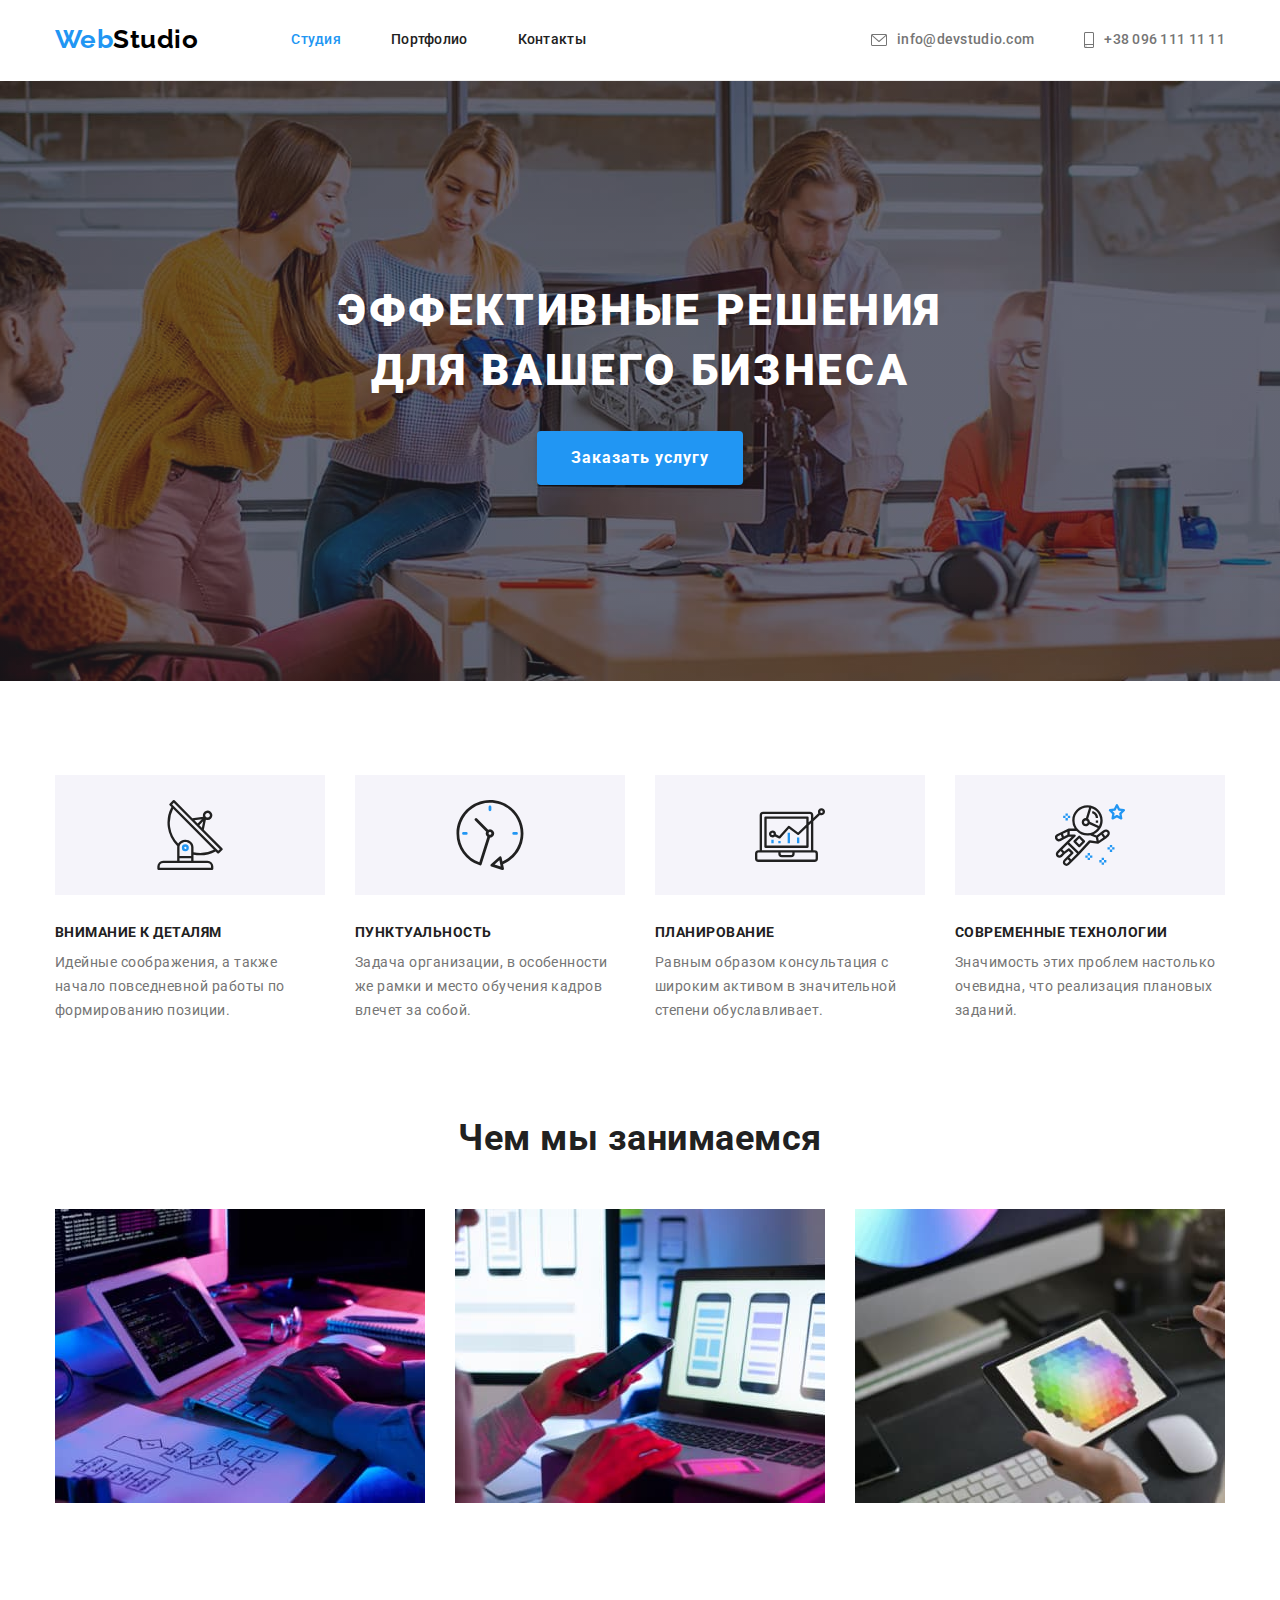
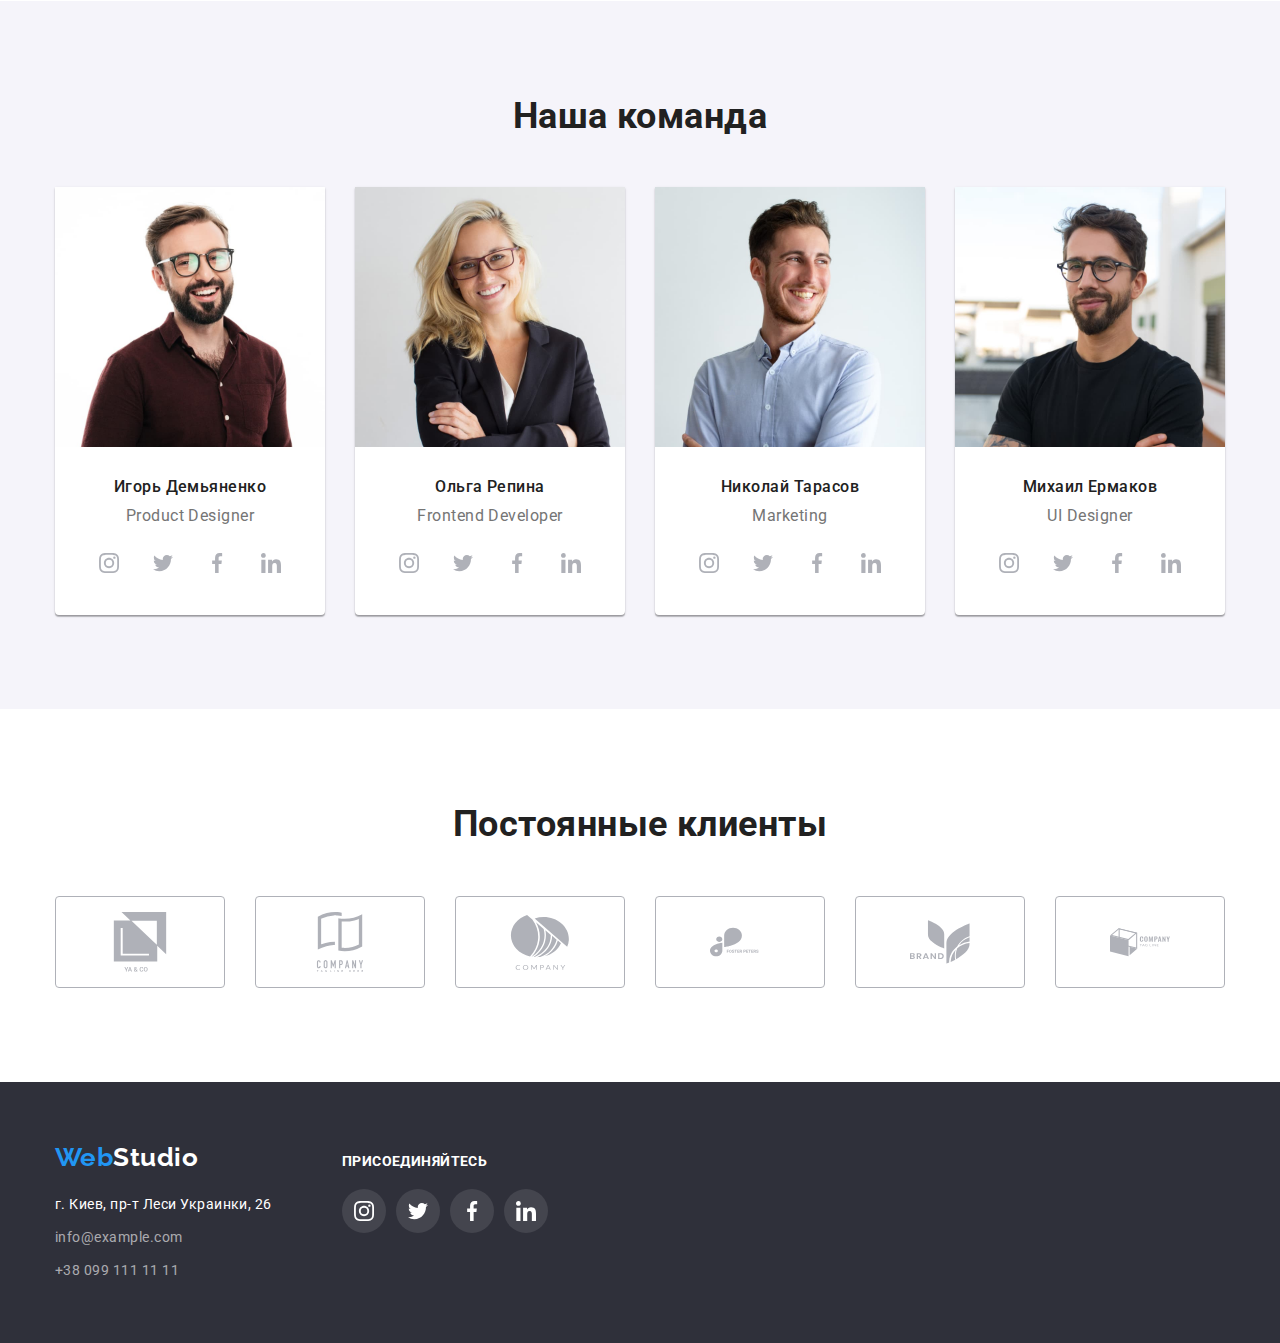
<file: index.html>
<!DOCTYPE html>
<html lang="ru">
<head>
    <meta charset="UTF-8">
    <meta http-equiv="X-UA-Compatible" content="IE=edge">
    <meta name="viewport" content="width=device-width, initial-scale=1.0">
    <title>Document</title>
    <link rel="stylesheet" href="https://cdnjs.cloudflare.com/ajax/libs/modern-normalize/1.1.0/modern-normalize.css">
    <link rel="preconnect" href="https://fonts.googleapis.com">
    <link rel="preconnect" href="https://fonts.gstatic.com" crossorigin>
    <link href="https://fonts.googleapis.com/css2?family=Raleway:wght@700&family=Roboto:wght@400;500;700;900&display=swap"
        rel="stylesheet">
    <link rel="stylesheet" href="./css/styles.css">
</head>
<body>
    <!-- Шапка сайта -->
    <header>
        <div class="container main-nav">
            <nav class="main-nav">
                <a href="./index.html" class="logo">Web<span class="logo-accent">Studio</span></a>
                <ul class="site-nav list">
                    <li class="item"><a href="" class="link current">Студия</a></li>
                    <li class="item"><a href="./portfolio.html" class="link">Портфолио</a></li>
                    <li class="item"><a href="" class="link">Контакты</a></li>
                </ul>
            </nav>
            <ul class="auth-nav list">
                <li class="email item">
                    <a href="mailto:info@devstudio.comm" class="link">
                        <svg class="icon envelope" width="16" height="12">
                            <use href="./images/icons.svg#icon-envelope"></use>
                        </svg> info@devstudio.com
                    </a>
                </li>
                <li class="tel item">
                    <a href="tel:+380961111111" class="link">
                        <svg class="icon smartphone" width="10" height="16">
                            <use href="./images/icons.svg#icon-smartphone"></use>
                        </svg> +38 096 111 11 11
                    </a>
                </li>
            </ul>
        </div>
    </header>
    <main>
        <section class="hero">
            <div class="overlay">
                <h1 class="hero-title">Эффективные решения <br /> для вашего бизнеса</h1>
                <button type="button" class="button primary">Заказать услугу</button>
            </div>
        </section>
        <section class="section">
            <div class="container">
                <h2 class="visually-hidden">Особенности</h2>
                <ul class="features list">
                    <li class="item">
                        <div class="features-icon">
                            <svg class="icon" width="70" height="70">
                                <use href="./images/icons.svg#icon-antenna"></use>
                            </svg>
                        </div>
                        <h3 class="title">Внимание к деталям</h3>
                        <p class="features text">Идейные соображения, а также начало повседневной работы по формированию позиции.</p>
                    </li>
                    <li class="item">
                        <div class="features-icon">
                            <svg class="icon" width="70" height="70">
                                <use href="./images/icons.svg#icon-clock"></use>
                            </svg>
                        </div>
                        <h3 class="title">Пунктуальность</h3>
                        <p class="features text">Задача организации, в особенности же рамки и место обучения кадров влечет за собой.</p>
                    </li>
                    <li class="item">
                        <div class="features-icon">
                            <svg class="icon" width="70" height="70">
                                <use href="./images/icons.svg#icon-diagram"></use>
                            </svg>
                        </div>
                        <h3 class="title">Планирование</h3>
                        <p class="features text">Равным образом консультация с широким активом в значительной степени обуславливает.</p>
                    </li>
                    <li class="item">
                        <div class="features-icon">
                            <svg class="icon" width="70" height="70">
                                <use href="./images/icons.svg#icon-astronaut"></use>
                            </svg>
                        </div>
                        <h3 class="title">Современные технологии</h3>
                        <p class="features text">Значимость этих проблем настолько очевидна, что реализация плановых заданий.</p>
                    </li>
                </ul>
            </div>
        </section>
        <section class="section no-top-padding">
            <div class="container">
                <h2 class="section-title">Чем мы занимаемся</h2>
                <ul class="activities list">
                    <li class="item">
                        <img src="./images/box1-new.jpg" alt="Код десктопного приложения" width="370">
                    </li>
                    <li class="item">
                        <img src="./images/box2-new.jpg" alt="Мобильный телефон в руке на фоне экрана ноутбука" width="370">
                    </li>
                    <li class="item">
                        <img src="./images/box3-new.jpg" alt="Гамма цветов" width="370">
                    </li>
                </ul>
            </div>
        </section>
        <section class="section team">
            <div class="container">
                <h2 class="section-title">Наша команда</h2>
                <ul class="member list">
                    <li class="team-item">
                        <img class="image" src="./images/img1-new.jpg" alt="Портретное фото Игоря Демьяненко" width="270">
                        <div class="team-item-wrapper">
                            <h3 class="image-title">Игорь Демьяненко</h3>
                            <p class="position">Product Designer</p>
                            <ul class="media list">
                                <li class="item">
                                    <a href="" class="link" aria-label="Ссылка на Instagram">
                                        <svg class="icon" width="20" height="20">
                                            <use href="./images/icons.svg#icon-instagram"></use>
                                        </svg>
                                    </a>
                                </li>
                                <li class="item">
                                    <a href="" class="link" aria-label="Ссылка на Twitter">
                                        <svg class="icon" width="20" height="20">
                                            <use href="./images/icons.svg#icon-twitter"></use>
                                        </svg>
                                    </a>
                                </li>
                                <li class="item">
                                    <a href="" class="link" aria-label="Ссылка на Facebook">
                                        <svg class="icon" width="20" height="20">
                                            <use href="./images/icons.svg#icon-facebook"></use>
                                        </svg>
                                    </a>
                                </li>
                                <li class="item">
                                    <a href="" class="link" aria-label="Ссылка на LinkedIn">
                                        <svg class="icon" width="20" height="20">
                                            <use href="./images/icons.svg#icon-linkedin"></use>
                                        </svg>
                                    </a>
                                </li>
                            </ul>
                        </div>
                    </li>
                    <li class="team-item">
                        <img class="image" src="./images/img2-new.jpg" alt="Портретное фото Ольги Репиной" width="270">
                        <div class="team-item-wrapper">
                            <h3 class="image-title">Ольга Репина</h3>
                            <p class="position">Frontend Developer</p>
                            <ul class="media list">
                                <li class="item">
                                    <a href="" class="link" aria-label="Ссылка на Instagram">
                                        <svg class="icon" width="20" height="20">
                                            <use href="./images/icons.svg#icon-instagram"></use>
                                        </svg>
                                    </a>
                                </li>
                                <li class="item">
                                    <a href="" class="link" aria-label="Ссылка на Twitter">
                                        <svg class="icon" width="20" height="20">
                                            <use href="./images/icons.svg#icon-twitter"></use>
                                        </svg>
                                    </a>
                                </li>
                                <li class="item">
                                    <a href="" class="link" aria-label="Ссылка на Facebook">
                                        <svg class="icon" width="20" height="20">
                                            <use href="./images/icons.svg#icon-facebook"></use>
                                        </svg>
                                    </a>
                                </li>
                                <li class="item">
                                    <a href="" class="link" aria-label="Ссылка на LinkedIn">
                                        <svg class="icon" width="20" height="20">
                                            <use href="./images/icons.svg#icon-linkedin"></use>
                                        </svg>
                                    </a>
                                </li>
                            </ul>
                        </div>
                    </li>
                    <li class="team-item">
                        <img class="image" src="./images/img3-new.jpg" alt="Портретное фото Николая Тарасова" width="270">
                        <div class="team-item-wrapper">
                            <h3 class="image-title">Николай Тарасов</h3>
                            <p class="position">Marketing</p>
                            <ul class="media list">
                                <li class="item">
                                    <a href="" class="link" aria-label="Ссылка на Instagram">
                                        <svg class="icon" width="20" height="20">
                                            <use href="./images/icons.svg#icon-instagram"></use>
                                        </svg>
                                    </a>
                                </li>
                                <li class="item">
                                    <a href="" class="link" aria-label="Ссылка на Twitter">
                                        <svg class="icon" width="20" height="20">
                                            <use href="./images/icons.svg#icon-twitter"></use>
                                        </svg>
                                    </a>
                                </li>
                                <li class="item">
                                    <a href="" class="link" aria-label="Ссылка на Facebook">
                                        <svg class="icon" width="20" height="20">
                                            <use href="./images/icons.svg#icon-facebook"></use>
                                        </svg>
                                    </a>
                                </li>
                                <li class="item">
                                    <a href="" class="link" aria-label="Ссылка на LinkedIn">
                                        <svg class="icon" width="20" height="20">
                                            <use href="./images/icons.svg#icon-linkedin"></use>
                                        </svg>
                                    </a>
                                </li>
                            </ul>
                        </div>
                    </li>
                    <li class="team-item">
                        <img class="image" src="./images/img4-new.jpg" alt="Портретное фото Михаила Ермакова" width="270">
                        <div class="team-item-wrapper">
                            <h3 class="image-title">Михаил Ермаков</h3>
                            <p class="position">UI Designer</p>
                            <ul class="media list">
                                <li class="item">
                                    <a href="" class="link" aria-label="Ссылка на Instagram">
                                        <svg class="icon" width="20" height="20">
                                            <use href="./images/icons.svg#icon-instagram"></use>
                                        </svg>
                                    </a>
                                </li>
                                <li class="item">
                                    <a href="" class="link" aria-label="Ссылка на Twitter">
                                        <svg class="icon" width="20" height="20">
                                            <use href="./images/icons.svg#icon-twitter"></use>
                                        </svg>
                                    </a>
                                </li>
                                <li class="item">
                                    <a href="" class="link" aria-label="Ссылка на Facebook">
                                        <svg class="icon" width="20" height="20">
                                            <use href="./images/icons.svg#icon-facebook"></use>
                                        </svg>
                                    </a>
                                </li>
                                <li class="item">
                                    <a href="" class="link" aria-label="Ссылка на LinkedIn">
                                        <svg class="icon" width="20" height="20">
                                            <use href="./images/icons.svg#icon-linkedin"></use>
                                        </svg>
                                    </a>
                                </li>
                            </ul>
                        </div>
                    </li>
                </ul>
            </div>
        </section>
        <section class="section">
            <div class="container">
                <h2 class="section-title">Постоянные клиенты</h2>
                <ul class="clients list">
                    <li class="item">
                        <a href="" class="link">
                            <svg class="icon" width="106" height="60">
                                <use href="./images/icons.svg#icon-ya-and-co"></use>
                            </svg>
                        </a>
                    </li>
                    <li class="item">
                        <a href="" class="link">
                        <svg class="icon" width="106" height="60">
                            <use href="./images/icons.svg#icon-union"></use>
                        </svg>
                        </a>
                    </li>
                    <li class="item">
                        <a href="" class="link">
                        <svg class="icon" width="106" height="60">
                            <use href="./images/icons.svg#icon-object"></use>
                        </svg>
                        </a>
                    </li>
                    <li class="item">
                        <a href="" class="link">
                        <svg class="icon" width="106" height="60">
                            <use href="./images/icons.svg#icon-foster-peters"></use>
                        </svg>
                        </a>
                    </li>
                    <li class="item">
                        <a href="" class="link">
                        <svg class="icon" width="106" height="60">
                            <use href="./images/icons.svg#icon-brand"></use>
                        </svg>
                        </a>
                    </li>
                    <li class="item">
                        <a href="" class="link">
                        <svg class="icon" width="106" height="60">
                            <use href="./images/icons.svg#icon-company-tag-line"></use>
                        </svg>
                        </a>
                    </li>
                </ul>
            </div>
        </section>
    </main>
    <!-- Футер -->
    <footer class="footer">
        <div class="container">
            <div class="footer-content">
            <div>
                <a href="./index.html" class="logo ">Web<span class="logo-accent-second">Studio</span></a>
                <address class="address">
                    <ul class="contact list">
                        <li class="address-item">
                            <a href="https://goo.gl/maps/k8MuzYko4Lj5mASt6" class="footer-link"> <span class="address">г. Киев, пр-т Леси Украинки, 26</span></a>
                        </li>
                        <li class="address-item">
                            <a href="mailto:info@example.com" class="footer-link">info@example.com</a>
                        </li>
                        <li class="address-item">
                            <a href="tel:+380991111111" class="footer-link">+38 099 111 11 11</a>
                        </li>
                    </ul>            
                </address>
            </div>
            <div class="social">
                <p class="join">ПРИСОЕДИНЯЙТЕСЬ</p>
                <ul class="social-media list">
                    <li class="item">
                        <a href="" class="link" aria-label="Ссылка на Instagram">
                            <svg class="icon" width="20" height="20">
                                <use href="./images/icons.svg#icon-instagram"></use>
                            </svg>
                        </a>
                    </li>
                    <li class="item">
                        <a href="" class="link" aria-label="Ссылка на Twitter">
                            <svg class="icon" width="20" height="20">
                                <use href="./images/icons.svg#icon-twitter"></use>
                            </svg>
                        </a>
                    </li>
                    <li class="item">
                        <a href="" class="link" aria-label="Ссылка на Facebook">
                            <svg class="icon" width="20" height="20">
                                <use href="./images/icons.svg#icon-facebook"></use>
                            </svg>
                        </a>
                    </li>
                    <li class="item">
                        <a href="" class="link" aria-label="Ссылка на LinkedIn">
                            <svg class="icon" width="20" height="20">
                                <use href="./images/icons.svg#icon-linkedin"></use>
                            </svg>
                        </a>
                    </li>
                </ul>
            </div>
            </div>
        </div>
    </footer>
</body>
</html>
</file>
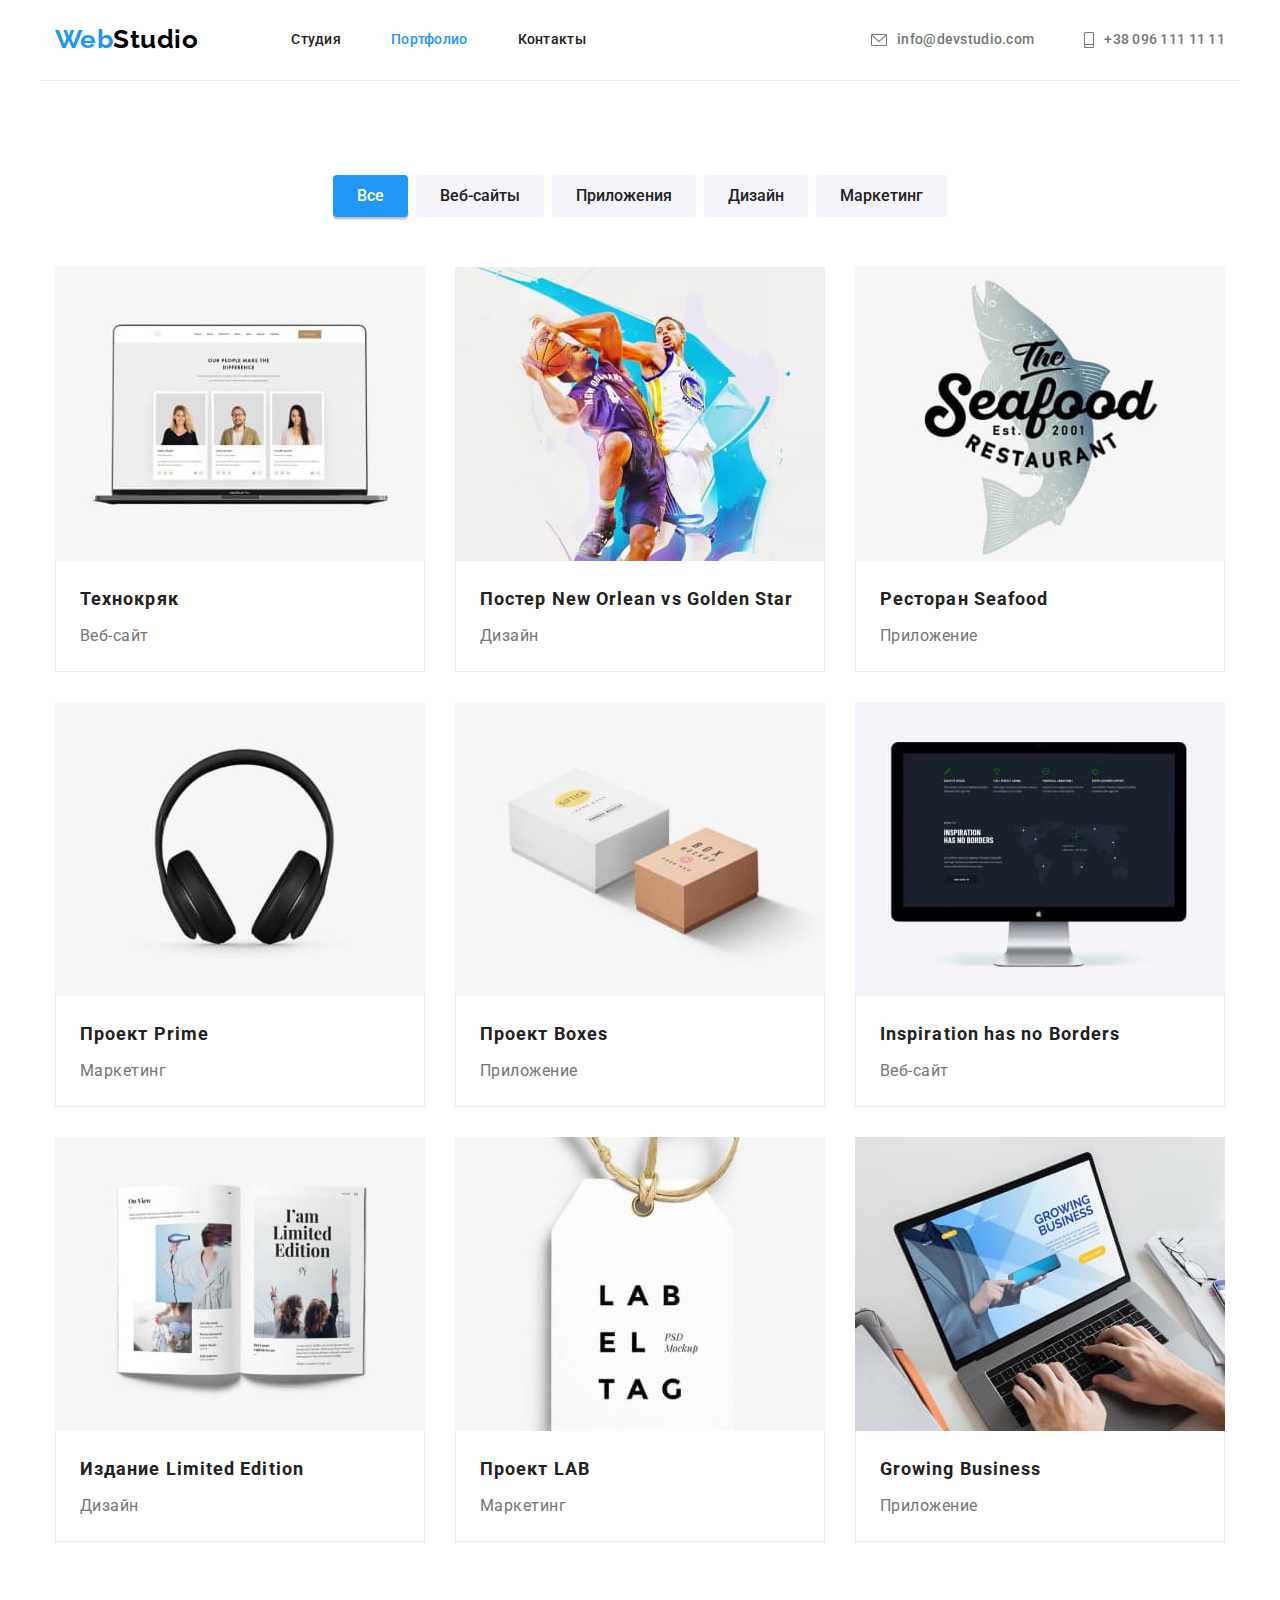
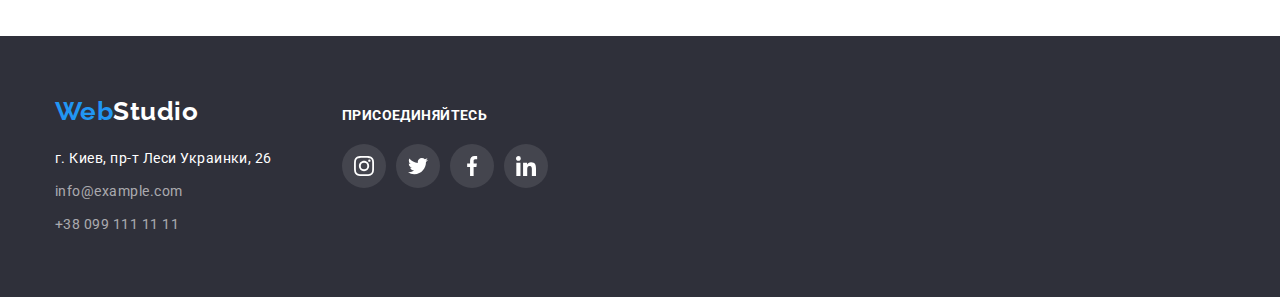
<file: portfolio.html>
<!DOCTYPE html>
<html lang="ru">

<head>
    <meta charset="UTF-8">
    <meta http-equiv="X-UA-Compatible" content="IE=edge">
    <meta name="viewport" content="width=device-width, initial-scale=1.0">
    <title>Document</title>
    <link rel="stylesheet" href="https://cdnjs.cloudflare.com/ajax/libs/modern-normalize/1.1.0/modern-normalize.css">
    <link rel="preconnect" href="https://fonts.googleapis.com">
    <link rel="preconnect" href="https://fonts.gstatic.com" crossorigin>
    <link href="https://fonts.googleapis.com/css2?family=Raleway:wght@700&family=Roboto:wght@400;500;700;900&display=swap"
        rel="stylesheet">
    <link rel="stylesheet" href="./css/styles.css">
</head>

<body>
    <!-- Шапка сайта -->
    <header>
        <div class="container main-nav">
            <nav class="main-nav">
                <a href="./index.html" class="logo">Web<span class="logo-accent">Studio</span></a>
                <ul class="site-nav list">
                    <li class="item"><a href="./index.html" class="link">Студия</a></li>
                    <li class="item"><a href="./portfolio.html" class="link current">Портфолио</a></li>
                    <li class="item"><a href="" class="link">Контакты</a></li>
                </ul>
            </nav>
            <ul class="auth-nav list">
                <li class="email item">
                    <a href="mailto:info@devstudio.comm" class="link">
                        <svg class="icon envelope" width="16" height="12">
                            <use href="./images/icons.svg#icon-envelope"></use>
                        </svg> info@devstudio.com
                    </a>
                </li>
                <li class="tel item">
                    <a href="tel:+380961111111" class="link">
                        <svg class="icon smartphone" width="10" height="16">
                            <use href="./images/icons.svg#icon-smartphone"></use>
                        </svg> +38 096 111 11 11
                    </a>
                </li>
            </ul>
        </div>
    </header>
    <main>
        <section class="section">
            <div class="container">
                <h1 class="visually-hidden">Портфолио</h1>
                <ul class="buttons list">
                    <li class="item-button"><button type="button" class="button secondary current">Все</button></li>
                    <li class="item-button"><button type="button" class="button secondary">Веб-сайты</button></li>
                    <li class="item-button"><button type="button" class="button secondary">Приложения</button></li>
                    <li class="item-button"><button type="button" class="button secondary">Дизайн</button></li>
                    <li class="item-button"><button type="button" class="button secondary">Маркетинг</button></li>
                </ul>
                <ul class="projects list">
                    <li class="item-projects">
                        <a href="" class="link">
                            <img class="project-image" src="./images/teсhno-new.jpg" alt="Сайт на экране ноутбука" width="370">
                            <div class="card-content">
                                <h2 class="project-title" >Технокряк</h2>
                                <p class="project-text" >Веб-сайт</p>
                            </div>
                        </a>
                    </li>
                    <li class="item-projects">
                        <a href="" class="link">
                            <img class="project-image" src="./images/new-orlean-new.jpg" alt="Два баскетболиста в борьбе за мяч" width="370">
                            <div class="card-content">
                                <h2 class="project-title" >Постер New Orlean vs Golden Star</h2>
                                <p class="project-text" >Дизайн</p>
                            </div>
                        </a>
                    </li>
                    <li class="item-projects">
                        <a href="" class="link">
                            <img class="project-image" src="./images/seafood-new.jpg" alt="Надпись 'The Seafoog RESTAURANT' на фоне рыбы" width="370">
                            <div class="card-content">
                                <h2 class="project-title" >Ресторан Seafood</h2>
                                <p class="project-text" >Приложение</p>
                            </div>
                        </a>
                    </li>
                    <li class="item-projects">
                        <a href="" class="link">
                            <img class="project-image" src="./images/prime-new.jpg" alt="Чёрные мониторные наушники" width="370">
                            <div class="card-content">
                                <h2 class="project-title" >Проект Prime</h2>
                                <p class="project-text" >Маркетинг</p>
                            </div>
                        </a>
                    </li>
                    <li class="item-projects">
                        <a href="" class="link">
                            <img class="project-image" src="./images/boxes-new.jpg" alt="Две маленькие коробочки: чёрная и коричневая" width="370">
                            <div class="card-content">
                                <h2 class="project-title" >Проект Boxes</h2>
                                <p class="project-text" >Приложение</p>
                            </div>
                        </a>
                    </li>
                    <li class="item-projects">
                        <a href="" class="link">
                            <img class="project-image" src="./images/inspiration-new.jpg" alt="Десктопный монитор" width="370">
                            <div class="card-content">
                                <h2 class="project-title" >Inspiration has no Borders</h2>
                                <p class="project-text" >Веб-сайт</p>
                            </div>
                        </a>
                    </li>
                    <li class="item-projects">
                        <a href="" class="link">
                            <img class="project-image" src="./images/limited-edition-new.jpg" alt="Разворот журнала" width="370">
                            <div class="card-content">
                                <h2 class="project-title" >Издание Limited Edition</h2>
                                <p class="project-text" >Дизайн</p>
                            </div>
                        </a>
                    </li>
                    <li class="item-projects">
                        <a href="" class="link">
                            <img class="project-image" src="./images/lab-new.jpg" alt="Этикетка с надптсью 'LAB EL TAG'" width="370">
                            <div class="card-content">
                                <h2 class="project-title" >Проект LAB</h2>
                                <p class="project-text" >Маркетинг</p>
                            </div>
                        </a>
                    </li>
                    <li class="item-projects">
                        <a href="" class="link">
                            <img class="project-image" src="./images/growing-business-new.jpg" alt="Руки на клавиатуре ноутбука" width="370">
                            <div class="card-content">
                                <h2 class="project-title" >Growing Business</h2>
                                <p class="project-text" >Приложение</p>
                            </div>
                        </a>
                    </li>
                </ul>
            </div>
        </section>
    </main>
    <!-- Футер -->
    <footer class="footer">
        <div class="container">
            <div class="footer-content">
                <div>
                    <a href="./index.html" class="logo ">Web<span class="logo-accent-second">Studio</span></a>
                    <address class="address">
                        <ul class="contact list">
                            <li class="address-item">
                                <a href="https://goo.gl/maps/k8MuzYko4Lj5mASt6" class="footer-link"> <span
                                        class="address">г. Киев, пр-т Леси Украинки, 26</span></a>
                            </li>
                            <li class="address-item">
                                <a href="mailto:info@example.com" class="footer-link">info@example.com</a>
                            </li>
                            <li class="address-item">
                                <a href="tel:+380991111111" class="footer-link">+38 099 111 11 11</a>
                            </li>
                        </ul>
                    </address>
                </div>
                <div class="social">
                    <p class="join">ПРИСОЕДИНЯЙТЕСЬ</p>
                    <ul class="social-media list">
                        <li class="item">
                            <a href="" class="link" aria-label="Ссылка на Instagram">
                                <svg class="icon" width="20" height="20">
                                    <use href="./images/icons.svg#icon-instagram"></use>
                                </svg>
                            </a>
                        </li>
                        <li class="item">
                            <a href="" class="link" aria-label="Ссылка на Twitter">
                                <svg class="icon" width="20" height="20">
                                    <use href="./images/icons.svg#icon-twitter"></use>
                                </svg>
                            </a>
                        </li>
                        <li class="item">
                            <a href="" class="link" aria-label="Ссылка на Facebook">
                                <svg class="icon" width="20" height="20">
                                    <use href="./images/icons.svg#icon-facebook"></use>
                                </svg>
                            </a>
                        </li>
                        <li class="item">
                            <a href="" class="link" aria-label="Ссылка на LinkedIn">
                                <svg class="icon" width="20" height="20">
                                    <use href="./images/icons.svg#icon-linkedin"></use>
                                </svg>
                            </a>
                        </li>
                    </ul>
                </div>
            </div>
        </div>
    </footer>
</body>

</html>
</file>
<file: css/styles.css>
/* цвет основного текста #757575  */
/* вторичный цвет текста #212121 */
/* цвет текста в кнопке #FFFFFF */
/* акцент #2196F3 */
/* вторичный цвет фона background: #F5F4FA; */
:root {
  --primary-text-color: #757575;
  --title-text-color: #212121;
  --accent-color: #2196f3;
  --primary-white-color: #ffffff;
  --hero-bg-color: #2f303a;
  --logo-color-header: #000000;
  --section-team-bg-color: #f5f4fa;
  --border-color: #ececec;
  --icon-color: #afb1b8;
}

body {
  background-color: var(--primary-white-color);
  color: var(--primary-text-color);

  font-family: Roboto, sans-serif;
  letter-spacing: 0.03em;
}
.container {
  margin-left: auto;
  margin-right: auto;
  width: 1200px;
  padding-left: 15px;
  padding-right: 15px;
  /* outline: 2px solid tomato; */
}

/* Logo */
.logo {
  color: var(--accent-color);
  font-family: Raleway, sans-serif;
  font-weight: bold;
  font-size: 26px;
  line-height: 1.2;
  text-decoration: none;
}
.logo-accent {
  color: var(--logo-color-header);
}
/* Site nav */
.list {
  padding: 0;
  margin: 0;
  list-style: none;
}
.main-nav {
  display: flex;
  align-items: center;
}

.site-nav {
  display: flex;
  margin-left: 93px;
}
.site-nav .item:not(:last-child) {
  margin-right: 50px;
}

.site-nav .link {
  display: block;
  padding-top: 32px;
  padding-bottom: 32px;
  color: var(--title-text-color);
  font-weight: 500;
  font-size: 14px;
  line-height: 1.14;
  letter-spacing: 0.02em;
  text-decoration: none;
}
.site-nav .link:hover,
.site-nav .link:focus {
  color: var(--accent-color);
}
.site-nav .link.current {
  color: var(--accent-color);
}

/* Auth nav */
.auth-nav {
  display: flex;
  margin-left: auto;
}
.auth-nav .item + .item {
  margin-left: 50px;
}
/* .email.item {
  width: 161px;
  height: 16px;
} */

/* .tel.item {
  width: 142px;
  height: 16px;
} */

.auth-nav .link {
  display: flex;
  align-items: center;
  color: var(--primary-text-color);
  font-weight: 500;
  font-size: 14px;
  line-height: 1.14;
  letter-spacing: 0.02em;
  text-decoration: none;

  /* width: 100%;
  height: 100%; */
}
/* .item.link.icon {
  display: flex;
} */
.icon {
  fill: currentColor;
}
.envelope,
.smartphone {
  margin-right: 10px;
}
.auth-nav .link:hover,
.auth-nav .link:focus {
  color: var(--accent-color);
}
.container.main-nav {
  border-bottom: 1px solid var(--border-color);
}

/* Hero */
.hero {
  text-align: center;
}
.overlay {
  max-width: 1600px;
  height: 600px;
  margin-left: auto;
  margin-right: auto;
  padding: 200px 0;
  background-image: linear-gradient(
      to right,
      rgba(47, 48, 58, 0.4),
      rgba(47, 48, 58, 0.4)
    ),
    url("../images/overlay-new.jpg");
  background-repeat: no-repeat;
  background-position: center;
  background-size: cover;
}
.hero-title {
  margin-top: 0;
  margin-bottom: 30px;
  color: var(--primary-white-color);
  font-weight: 900;
  font-size: 44px;
  line-height: 1.36;

  letter-spacing: 0.06em;
  text-transform: uppercase;
}
/* Button */
.button {
  border-color: transparent;
  cursor: pointer;
  font-family: inherit;
  border-radius: 4px;

  text-align: center;
}

.button.primary {
  padding: 10px 32px;

  color: var(--primary-white-color);
  background-color: var(--accent-color);
  font-weight: 700;
  font-size: 16px;
  line-height: 1.87;
  box-shadow: 0px 4px 4px rgba(0, 0, 0, 0.15);

  align-items: center;
  letter-spacing: 0.06em;
}

/* Section */

.section {
  padding-top: 94px;
  padding-bottom: 94px;
}
.section.no-top-padding {
  padding-top: 0;
}
.visually-hidden {
  position: absolute;
  clip: rect(0 0 0 0);
  width: 1px;
  height: 1px;
  margin: -1px;
}
.section-title {
  margin-top: 0;
  margin-bottom: 50px;
  color: var(--title-text-color);
  font-weight: 700;
  font-size: 36px;
  line-height: 1.17;
  text-align: center;
}
.features {
  display: flex;
}
.features .item:not(:last-child) {
  margin-right: 30px;
}
.features-icon {
  margin-bottom: 30px;

  display: flex;
  align-items: center;
  justify-content: center;

  width: 270px;
  height: 120px;
  background-color: var(--section-team-bg-color);
}
.features .title {
  margin-top: 0;
  margin-bottom: 10px;

  color: var(--title-text-color);
  font-weight: 700;
  font-size: 14px;
  line-height: 1.14;
  text-transform: uppercase;
}
.features .text {
  margin-top: 0;
  margin-bottom: 0;
  font-size: 14px;
  line-height: 1.71;
}

.activities {
  display: flex;
}
.activities .item:not(:last-child) {
  margin-right: 30px;
}

/* Section Team */

.section.team {
  background-color: var(--section-team-bg-color);
}
.member {
  display: flex;
}
.member .team-item:not(:last-child) {
  margin-right: 30px;
}
.team-item {
  background: var(--primary-white-color);
  box-shadow: 0px 1px 3px rgba(0, 0, 0, 0.12), 0px 1px 1px rgba(0, 0, 0, 0.14),
    0px 2px 1px rgba(0, 0, 0, 0.2);
  border-radius: 0px 0px 4px 4px;
}
.image {
  display: block;
}
.team-item-wrapper {
  padding: 30px 0;
}
.image-title {
  display: block;
  margin-top: 0px;
  margin-bottom: 10px;

  color: var(--title-text-color);
  font-weight: 500;
  font-size: 16px;
  line-height: 1.19;

  text-align: center;
}
.position {
  margin-top: 0;
  margin-bottom: 16px;
  color: var(--primary-text-color);
  font-size: 16px;
  line-height: 1.19;

  text-align: center;
}
.social-media {
  display: flex;
}
.clients {
  display: flex;
}
.clients .item:not(:last-child) {
  margin-right: 30px;
}
/* /* .clients .icon  */

.clients .item {
  width: 170px;
  height: 92px;
}
.clients .link {
  display: flex;
  align-items: center;
  justify-content: center;
  width: 100%;
  height: 100%;
  color: var(--icon-color);
  border: 1px solid var(--icon-color);
  box-sizing: border-box;
  border-radius: 4px;
}
.clients .link:hover,
.clients .link:focus {
  color: var(--accent-color);
  border: 1px solid var(--accent-color);
}

.media {
  display: flex;
  justify-content: center;
}

.media .link {
  display: flex;
  align-items: center;
  justify-content: center;
  width: 100%;
  height: 100%;
  color: var(--icon-color);
  background: rgba(255, 255, 255, 0.1);
}
.media .link:hover,
.media .link:focus {
  border-radius: 50%;
  color: var(--primary-white-color);
  background-color: var(--accent-color);
}
.media .item:not(:last-child) {
  margin-right: 10px;
}
/* Футер */
.footer {
  padding: 60px 0;
  background-color: var(--hero-bg-color);
}
.footer-content {
  display: flex;
}
.logo-accent-second {
  color: var(--primary-white-color);
}
.address {
  font-style: normal;
  color: var(--primary-white-color);
  margin-top: 20px;
}
.contact .footer-link {
  font-size: 14px;
  line-height: 1.71;
  text-decoration: none;
  color: rgba(255, 255, 255, 0.6);
}
.address-item:not(:last-child) {
  margin-bottom: 9px;
}
.join {
  margin-top: 0;
  margin-bottom: 20px;
  font-weight: 700;
  font-size: 14px;
  line-height: 1.14;
  letter-spacing: 0.03em;
  text-transform: uppercase;

  color: var(--primary-white-color);
}
.social {
  margin-left: 70px;
  padding-top: 12px;
}
.social .item,
.media .item {
  width: 44px;
  height: 44px;
}
.social .link {
  display: flex;
  align-items: center;
  justify-content: center;
  width: 100%;
  height: 100%;
  color: var(--primary-white-color);
  border-radius: 50%;
  background: rgba(255, 255, 255, 0.1);
}
.social .link:hover,
.social .link:focus {
  background-color: var(--accent-color);
}
.social .item:not(:last-child) {
  margin-right: 10px;
}
/* Портфолио */

.button.secondary {
  padding: 6px 22px;
  color: var(--title-text-color);
  background-color: var(--section-team-bg-color);
  font-weight: 500;
  font-size: 16px;
  line-height: 1.62;
}

.secondary:hover,
.secondary:focus {
  color: var(--primary-white-color);
  background-color: var(--accent-color);
  box-shadow: 0px 3px 1px rgba(0, 0, 0, 0.1), 0px 1px 2px rgba(0, 0, 0, 0.08),
    0px 2px 2px rgba(0, 0, 0, 0.12);
}
.buttons .button.secondary.current {
  color: var(--primary-white-color);
  background-color: var(--accent-color);
  box-shadow: 0px 3px 1px rgba(0, 0, 0, 0.1), 0px 1px 2px rgba(0, 0, 0, 0.08),
    0px 2px 2px rgba(0, 0, 0, 0.12);
}
.buttons {
  display: flex;
  margin-bottom: 50px;
  justify-content: center;
}
.buttons .item-button:not(:last-child) {
  margin-right: 8px;
}

.projects .link {
  text-decoration: none;
}
.projects {
  display: flex;
  flex-wrap: wrap;
  margin-right: -30px;
  margin-bottom: -30px;
}
.projects .item-projects {
  flex-basis: calc(100% / 3 - 30px);
  margin-right: 30px;
  margin-bottom: 30px;
}
.projects .item-projects:hover {
  box-shadow: 0px 1px 1px rgba(0, 0, 0, 0.12), 0px 4px 4px rgba(0, 0, 0, 0.06),
    1px 4px 6px rgba(0, 0, 0, 0.16);
}

.card-content {
  padding-right: 24px;
  padding-left: 24px;
  padding-top: 20px;
  padding-bottom: 20px;
  border-bottom: 1px solid var(--border-color);
  border-right: 1px solid var(--border-color);
  border-left: 1px solid var(--border-color);
}
.link {
  display: block;
}
.project-image {
  display: block;
}
.project-title {
  margin-top: 0px;
  margin-bottom: 4px;

  color: var(--title-text-color);
  font-weight: 700;
  font-size: 18px;
  line-height: 2;
  letter-spacing: 0.06em;
}
.project-text {
  margin-top: 0;
  margin-bottom: 0;

  color: var(--primary-text-color);
  font-size: 16px;
  line-height: 1.87;
}
</file>
